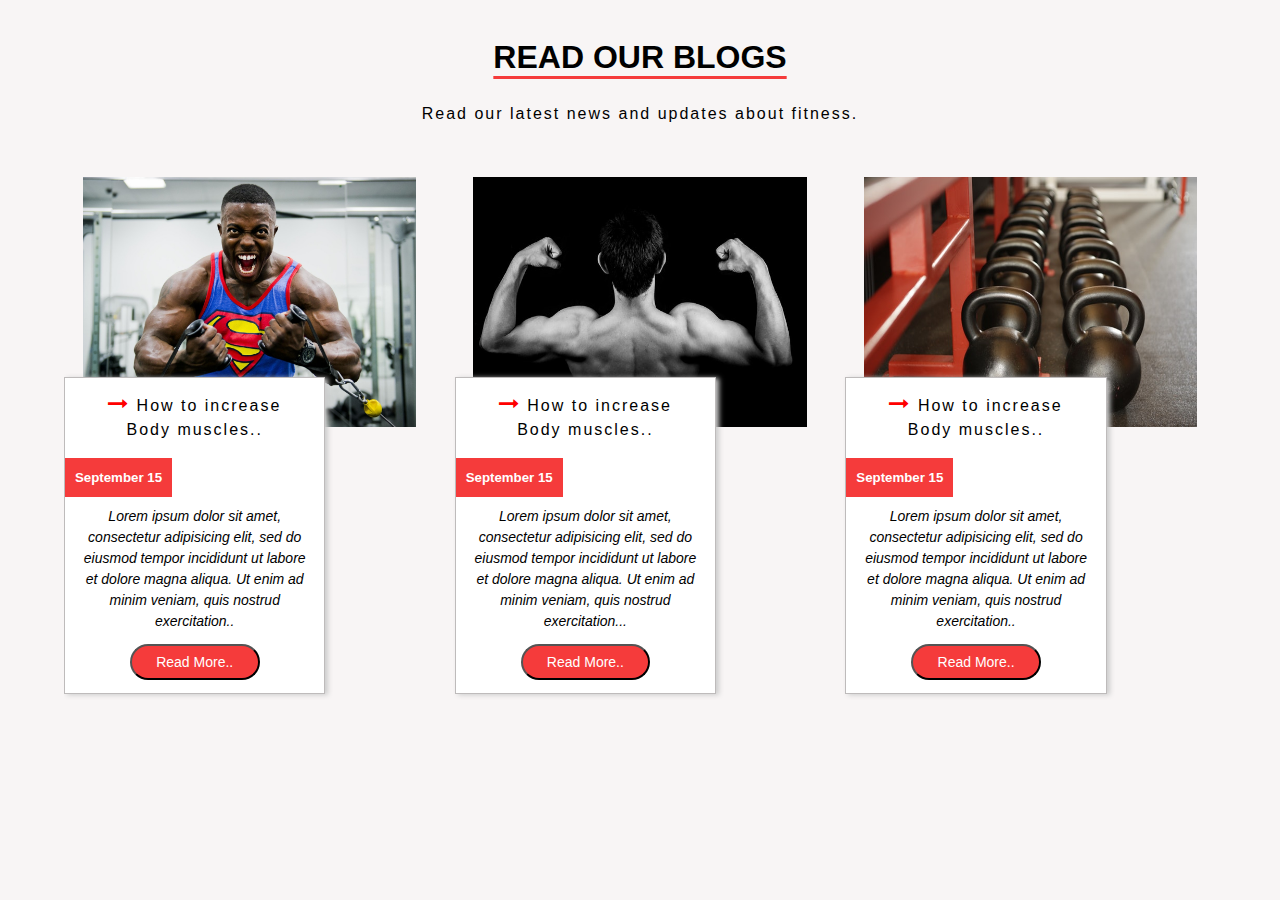
<file: code for contact us folder/My-youtube-channel-TWD-tutorials-code-master/My Youtube channel TWD tutorials code/CSS3 responsive blog section/index.html>
<!DOCTYPE html>
<html lang="en">
<head>
  <meta charset="UTF-8">
  <meta name="viewport" content="width=device-width, initial-scale=1.0">
  <meta http-equiv="X-UA-Compatible" content="ie=edge">
  <!-- styling css-->
  <link rel="stylesheet" href="style/style.css">
  <!-- Add icons library -->
 <link rel="stylesheet" href="https://cdnjs.cloudflare.com/ajax/libs/font-awesome/4.7.0/css/font-awesome.min.css">
  <title>Responsive Blog Section</title>
</head>
<body>

    <!-- blog section -->
    <section id="blog-sec">
        <div class="container">
          <h1 class="main-heading">READ OUR BLOGS</h1>
          <p class="para">Read our latest news and updates about fitness.</p>
        

        <div class="blog-pics">
          <div class="main-div">
            <img src="imgs/body1.jpeg" width="90%;" height="250px;">
             
           <div class="blog-head">
             <p><i class="fa fa-long-arrow-right" style="font-size:20px;color:red"></i> How to increase Body muscles..</p>
             <h5 class="blog-date">September 15</h5><br><br>
             <h6 class="blog-data">Lorem ipsum dolor sit amet, consectetur adipisicing elit, sed do eiusmod
             tempor incididunt ut labore et dolore magna aliqua. Ut enim ad minim veniam,
             quis nostrud exercitation..</h6>
             <button class="blog-btn">Read More..</button>
           </div>
            
          </div>
          <div class="main-div">
            <img src="imgs/body2.jpeg" width="90%;" height="250px;">
                 <div class="blog-head">
             <p><i class="fa fa-long-arrow-right" style="font-size:20px;color:red"></i>  How to increase Body muscles..</p>
             <h5 class="blog-date">September 15</h5><br><br>
              <h6 class="blog-data">Lorem ipsum dolor sit amet, consectetur adipisicing elit, sed do eiusmod
             tempor incididunt ut labore et dolore magna aliqua. Ut enim ad minim veniam,
             quis nostrud exercitation...</h6>
             <button class="blog-btn">Read More..</button>
           </div>
          </div>
          <div class="main-div">
            <img src="imgs/body3.jpeg" width="90%;" height="250px;">
            <div class="blog-head">
             <p><i class="fa fa-long-arrow-right" style="font-size:20px;color:red"></i>  How to increase Body muscles..</p>
             <h5 class="blog-date">September 15</h5><br><br>
              <h6 class="blog-data">Lorem ipsum dolor sit amet, consectetur adipisicing elit, sed do eiusmod
             tempor incididunt ut labore et dolore magna aliqua. Ut enim ad minim veniam,
             quis nostrud exercitation..</h6>
             <button class="blog-btn">Read More..</button>
           </div>
          </div>
        </div>
      </div>
      </section>
   <!-- end of blog section -->
  
</body>
</html>
</file>
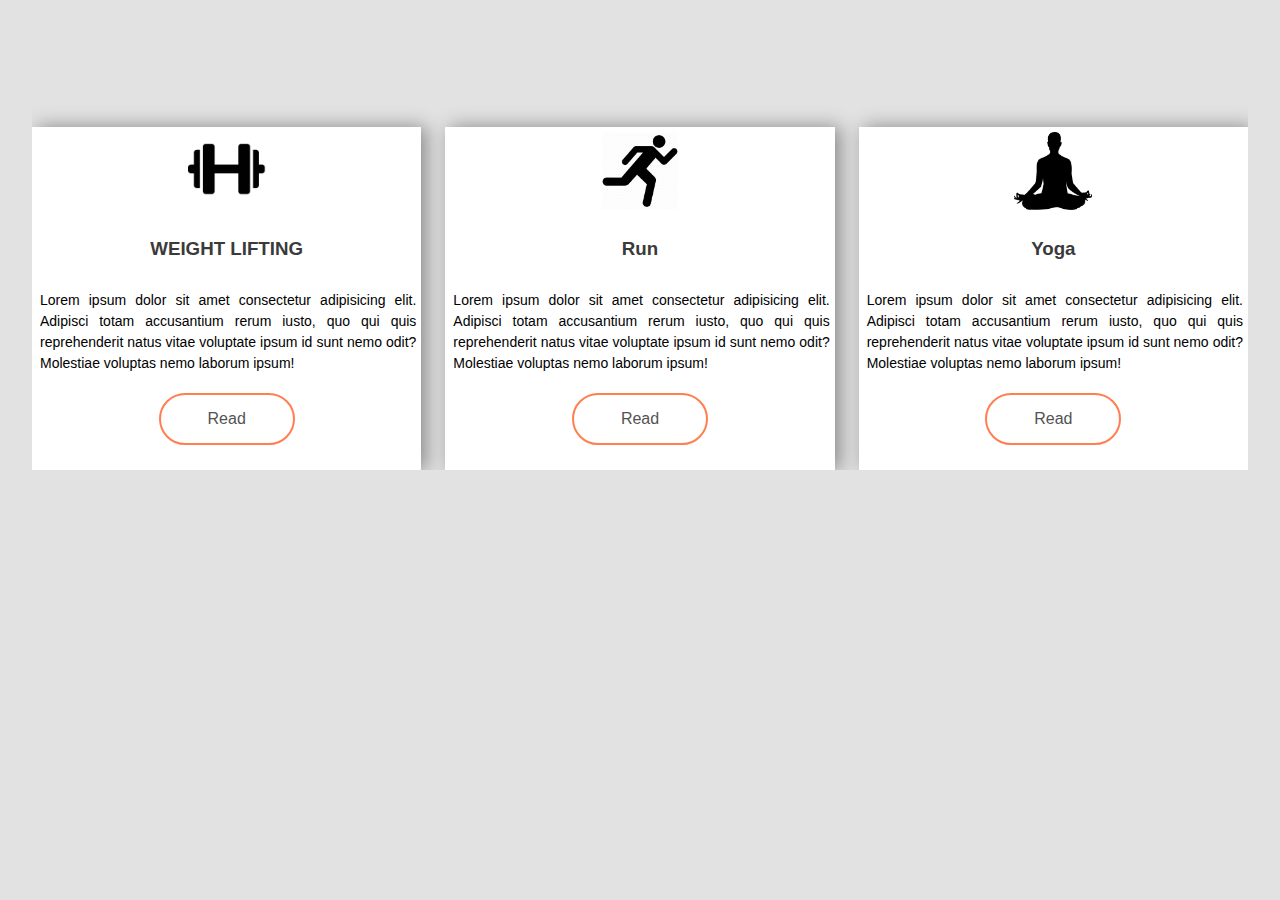
<file: code for contact us folder/My-youtube-channel-TWD-tutorials-code-master/My Youtube channel TWD tutorials code/CSS3 resposive grid functionality/index.html>
<!DOCTYPE html>
<html lang="en">
<head>
   <meta charset="UTF-8">
   <meta name="viewport" content="width=device-width, initial-scale=1.0">
   <meta http-equiv="X-UA-Compatible" content="ie=edge">
   <title>Responsive Grid Sections</title>
   <!-- linking css file -->
   <link rel="stylesheet" href="style/style.css">
</head>
<body>

   <section id="options">
      <div class="container grd">
         <!-- first box -->
         <div class="box">
            <img src="imgs/lift.png" class="bx" alt="">
            <h3>WEIGHT LIFTING</h3>
            <P>Lorem ipsum dolor sit amet consectetur adipisicing elit. Adipisci totam accusantium rerum iusto, quo qui quis reprehenderit natus vitae voluptate ipsum id sunt nemo odit? Molestiae voluptas nemo laborum ipsum!</P>
            <a href="#"><button>Read</button></a>
         </div>
         <!-- second box -->
         <div class="box">
               <img src="imgs/run.png" class="bx" alt="">
               <h3>Run</h3>
               <P>Lorem ipsum dolor sit amet consectetur adipisicing elit. Adipisci totam accusantium rerum iusto, quo qui quis reprehenderit natus vitae voluptate ipsum id sunt nemo odit? Molestiae voluptas nemo laborum ipsum!</P>
               <a href="#"><button>Read</button></a>
         </div>
         <!-- third box -->
         <div class="box">
               <img src="imgs/yoga.png" class="bx" alt="">
               <h3>Yoga</h3>
               <P>Lorem ipsum dolor sit amet consectetur adipisicing elit. Adipisci totam accusantium rerum iusto, quo qui quis reprehenderit natus vitae voluptate ipsum id sunt nemo odit? Molestiae voluptas nemo laborum ipsum!</P>
               <a href="#"><button>Read</button></a>
         </div>
      </div>
   </section>
   
</body>
</html>
</file>
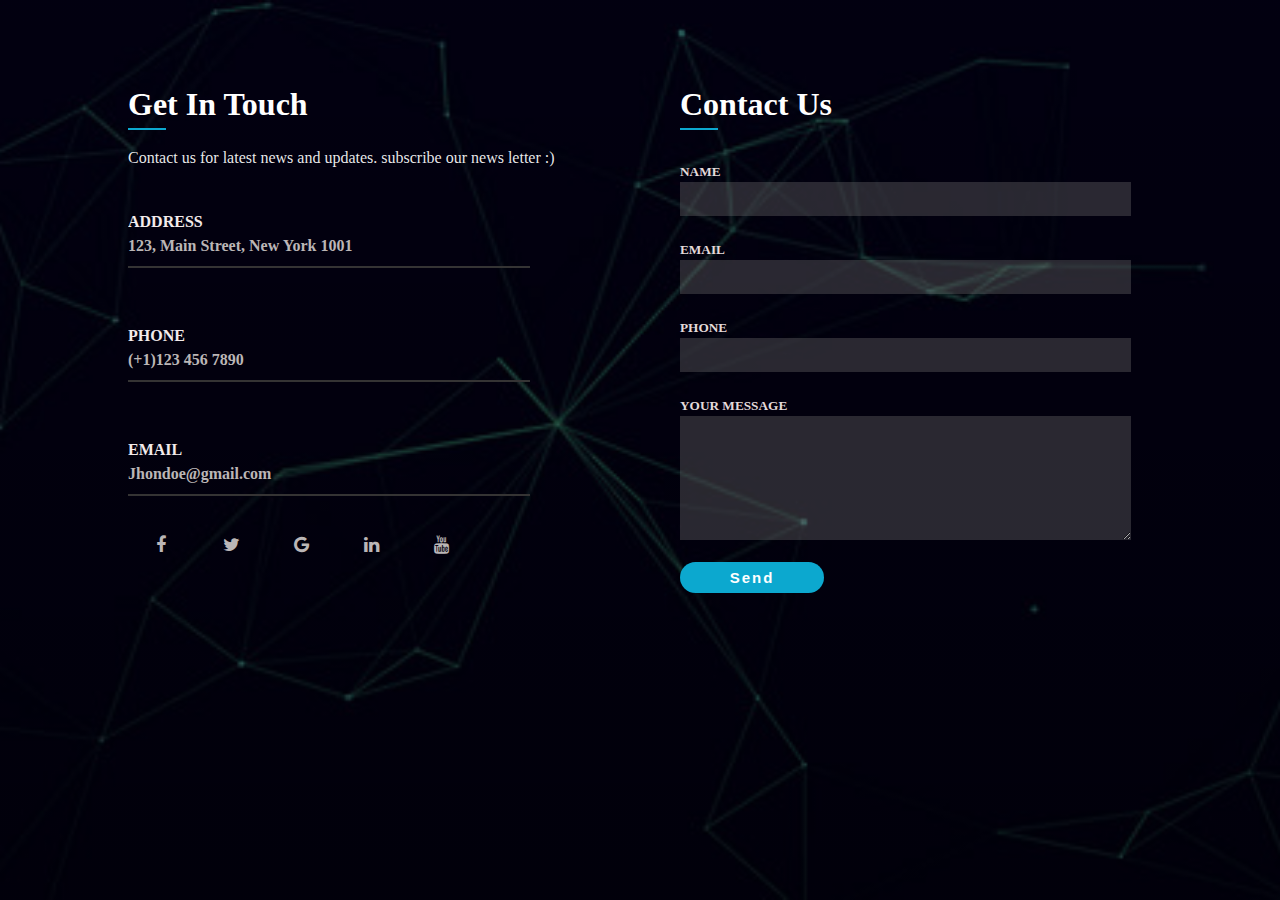
<file: code for contact us folder/My-youtube-channel-TWD-tutorials-code-master/My Youtube channel TWD tutorials code/fancy form/index.html>
<!DOCTYPE html>
<html lang="en">
<head>
  <meta charset="UTF-8">
  <meta name="viewport" content="width=device-width, initial-scale=1.0">
  <meta http-equiv="X-UA-Compatible" content="ie=edge">
  <!-- adding font awesome -->
  <link rel="stylesheet" href="https://cdnjs.cloudflare.com/ajax/libs/font-awesome/4.7.0/css/font-awesome.min.css">
  <!-- adding style css -->
  <link rel="stylesheet" href="style/style.css">
  <title>Fancy Form</title>
</head>
<body>
  
  <section id="fancy-form">
   <div class="container">
    <div class="form-sections">
      <!-- Form left -->
      <div class="Form-left">
        <h1>Get In Touch</h1>
        <div class="line"></div> <!--border-bottom line-->
        <p>Contact us for latest news and updates. subscribe our news letter :)</p><br>

        <!--first Heading -->
        <h4>ADDRESS</h4>
         <span>123, Main Street, New York 1001</span>
         <hr><br><br>

         <!--second Heading -->
        <h4>PHONE</h4>
         <span>(+1)123 456 7890</span>
         <hr><br><br>

       <!--third Heading -->
        <h4>EMAIL</h4>
         <span>Jhondoe@gmail.com</span>
         <hr> <br>

         <!-- social media icons -->
          <a href="#" class="fa fa-facebook"></a>
          <a href="#" class="fa fa-twitter"></a>
          <a href="#" class="fa fa-google"></a>
          <a href="#" class="fa fa-linkedin"></a>
          <a href="#" class="fa fa-youtube"></a>
      </div>

      <!-- form right -->
      <div class="Form-right">
        <h1>Contact Us</h1>
        <div class="line"></div>
        <!-- form -->
        <form action="">
          <h5>NAME</h5>
          <input type="text"><br><br>
          <h5>EMAIL</h5>
          <input type="email"><br><br>
          <h5>PHONE</h5>
          <input type="number"><br><br>
          <h5>YOUR MESSAGE</h5>
          <textarea name="" id="" cols="50" rows="7"></textarea><br>
          <button>Send</button>
        </form>
      </div>
    </div>
    </div>
  </section>

  

</body>
</html>
</file>
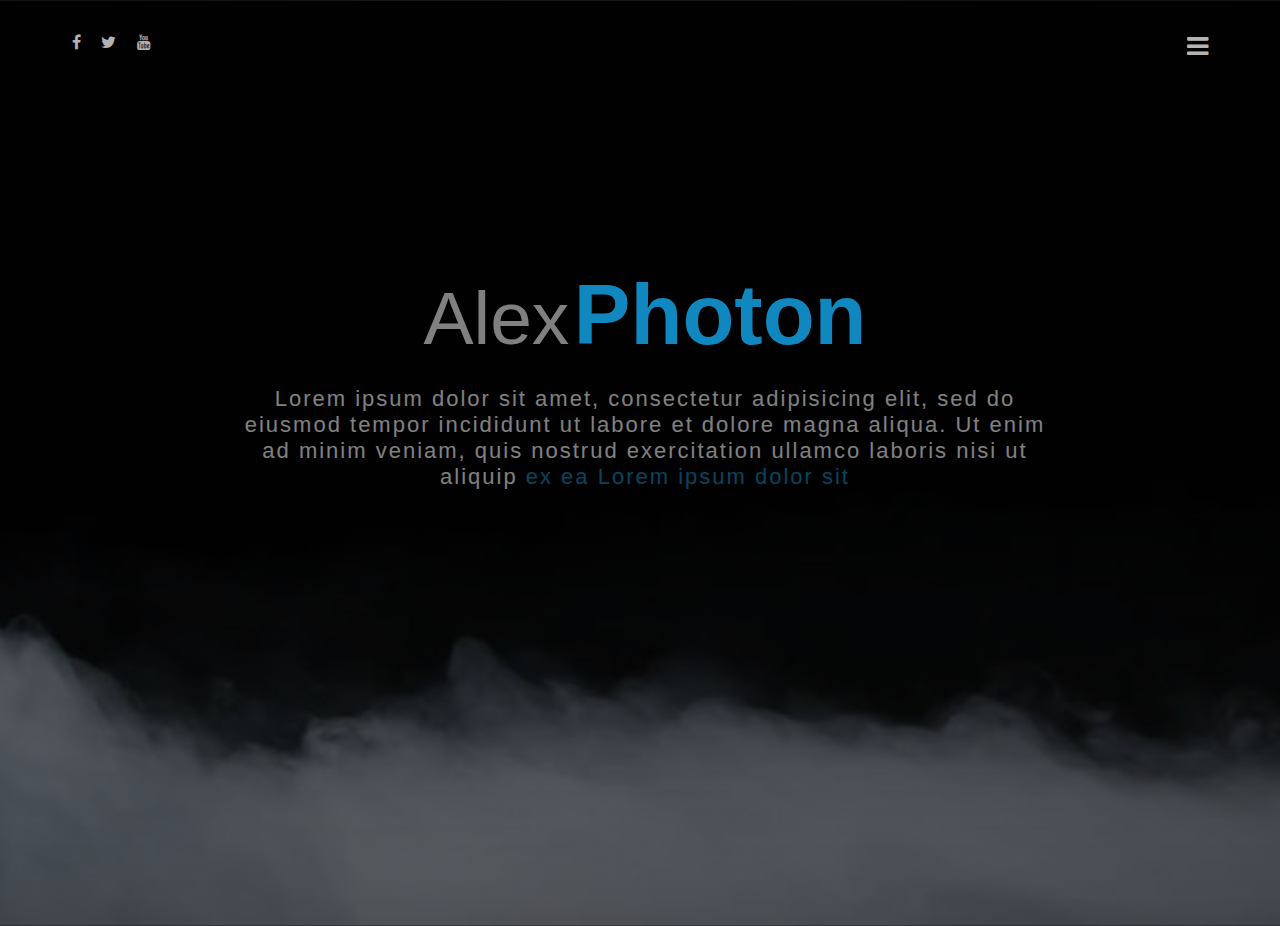
<file: code for contact us folder/My-youtube-channel-TWD-tutorials-code-master/My Youtube channel TWD tutorials code/HTML5 Responsive menubar/index.html>
<!DOCTYPE html>
<html lang="en">
<head>
  <meta charset="UTF-8">
  <meta name="viewport" content="width=device-width, initial-scale=1.0">
  <meta http-equiv="X-UA-Compatible" content="ie=edge">
  <link rel="stylesheet" href="style.css">
     <!-- Add font awesome CDN-->
     <link rel="stylesheet" href="https://cdnjs.cloudflare.com/ajax/libs/font-awesome/4.7.0/css/font-awesome.min.css">

  <title>Responsive Navigation Menu</title>
</head>
<body>

<!-- top section -->
<section id="top">
    <div class="container">
     <div class="socail-icons">
       <i class="fa fa-facebook"></i>
       <i class="fa fa-twitter"></i>
       <i class="fa fa-youtube"></i>
     </div>
    <input type="checkbox" id="check">
    <label for="check" class="show-btn">
      <i class="fa fa-bars"></i>
    </label>

    <!-- menu -->
    <ul class="menu-bar">
      <a href="#">Home</a>
      <a href="#">About</a>
      <a href="#">Services</a>
      <a href="#">Contact</a>
      <a href="#">Blog</a>
      <label for="check" class="hide-btn">
      <i class="fa fa-times"></i>
      </label>
    </ul>
  </div>
  </section>



     <section id="showcase">
      <center><span class="text-1">Alex</span> <span class="text-2">Photon</span></center>
      <p class="para">Lorem ipsum dolor sit amet, consectetur adipisicing elit, sed do eiusmod
      tempor incididunt ut labore et dolore magna aliqua. Ut enim ad minim veniam,
      quis nostrud exercitation ullamco laboris nisi ut aliquip <span style="color: rgb(16, 135, 190);"> ex ea Lorem ipsum dolor sit</span></p>
   </section>
  
</body>
</html>
</file>
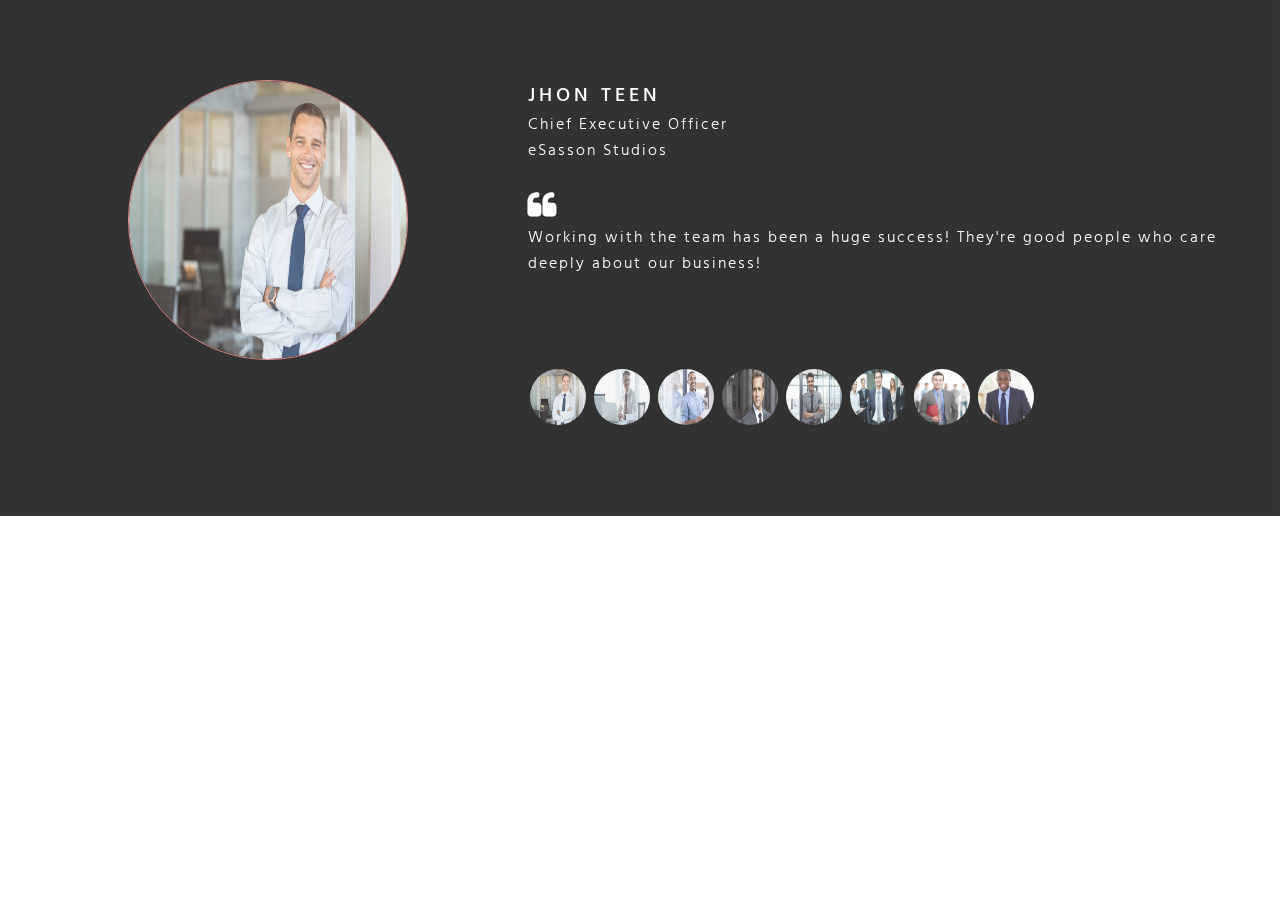
<file: code for contact us folder/My-youtube-channel-TWD-tutorials-code-master/My Youtube channel TWD tutorials code/Jquery testimonial section/index.html>
<!DOCTYPE html>
<html lang="en">
<head>
  <meta charset="UTF-8">
  <meta name="viewport" content="width=device-width, initial-scale=1.0">
  <meta http-equiv="X-UA-Compatible" content="ie=edge">
  <!-- linking css file -->
  <link rel="stylesheet" href="style/style.css">
  <!-- hind fonts -->
  <link href="https://fonts.googleapis.com/css?family=Hind&display=swap" rel="stylesheet">
   <!-- Add font awesome CDN-->
   <link rel="stylesheet" href="https://cdnjs.cloudflare.com/ajax/libs/font-awesome/4.7.0/css/font-awesome.min.css">
  <!-- jquery -->
  <script src="https://cdnjs.cloudflare.com/ajax/libs/jquery/3.4.1/jquery.min.js"></script>
  <title>Testimonial Section</title>
</head>
<body>

  <section id="client-reviews">
    <div class="container">
      <div class="testimonials">
        <!-- first grid -->
        <div class="images">
          <img id="change-image" src="imgs/1.jpg"alt="test-1">
        </div>
       
         <!-- second grid -->
         <div class="reviews">

           <!-- first review -->
        <div class="testimonial active" id="test-1">
            <h1>Jhon Teen</h1>
            <p>Chief Executive Officer</p>
            <p>eSasson Studios</p> <br>
            <i class="fa fa-quote-left" aria-hidden="true"></i> 
        <p class="description">Working with the team has been a huge success! They're good people who care deeply about our business!</p></div>

         <!-- 2th review -->
        <div class="testimonial" id="test-2">
            <h1>Trim Cure</h1>
            <p>Technical Emp</p>
            <p>Intel</p><br>
            <i class="fa fa-quote-left" aria-hidden="true"></i> 
          <p class="description">Working with people has been a great experience for us! company has enabled us to move quickly and expand our portfolio..</p>
        </div>

        <!-- 3th review -->
        <div class="testimonial" id="test-3">
            <h1>Harry Peter</h1>
            <p>Founder</p>
            <p>MTBC Soft</p><br>
            <i class="fa fa-quote-left" aria-hidden="true"></i> 
          <p class="description">Our business relies on fast and reliable talent and support. Company gives us that and much more.</p>
        </div>

        <!-- 4th review -->
        <div class="testimonial" id="test-4">
            <h1>Henry Ford</h1>
            <p>Tech Lead</p>
            <p>Unicorn Black</p><br>
            <i class="fa fa-quote-left" aria-hidden="true"></i> 
          <p class="description">Working with company is like having a whole team of highly skilled colleagues. A winning team, definitely.</p>
        </div>

        <!-- 5th review -->
        <div class="testimonial" id="test-5">
            <h1>Jhony Mich</h1>
            <p>Chief Executive Officer</p>
            <p>MicroX Studios</p><br>
            <i class="fa fa-quote-left" aria-hidden="true"></i> 
          <p class="description">We've consistently received the best support, account management, and expert insight you would hope to have from a great web partner.</p>
        </div>

        <!-- 6th review -->
        <div class="testimonial" id="test-6">
            <h1>Michael Jacky</h1>
            <p>Producer</p>
            <p>Gold leaf</p><br>
            <i class="fa fa-quote-left" aria-hidden="true"></i> 
          <p class="description"> Company has been very open to us and all of our crazy ideas. They made it very easy for someone that has no idea how to code.</p>
        </div>

        <!-- 7th review -->
        <div class="testimonial" id="test-7">
            <h1>Ricky Auston</h1>
            <p>Director</p>
            <p>Blue Technology</p><br>
            <i class="fa fa-quote-left" aria-hidden="true"></i> 
          <p class="description">Having worked with the company team previously, we were confident that Nate and the team would be able to ensure they used best-practices.</p>
        </div>

        <!-- 8th review -->
        <div class="testimonial" id="test-8">
            <h1>Peter Bridge</h1>
            <p>Account Officer</p>
            <p>Brown Studios</p><br>
            <i class="fa fa-quote-left" aria-hidden="true"></i> 
          <p class="description">This company team goes beyond our expectations by suggesting or implementing things in ways we didn’t realize were even possible.</p>
        </div>
        

        <!-- team members -->
        <div class="team-members">
        <img src="imgs/1.jpg"  alt="test-1" class="test-1" id="active">
        <img src="imgs/2.jpg"  alt="test-2" class="test-2">
        <img src="imgs/3.jpg"  alt="test-3" class="test-3">
        <img src="imgs/4.jpg"  alt="test-4" class="test-4">
        <img src="imgs/5.jpg"  alt="test-5" class="test-5">
        <img src="imgs/6.jpg"  alt="test-6" class="test-6">
        <img src="imgs/7.jpg"  alt="test-7" class="test-7">
        <img src="imgs/8.jpg"  alt="test-8" class="test-8">
        </div>
        </div>
      </div>
    </div>
  </section>

  <script src="script.js"></script>
</body>
</html>
</file>
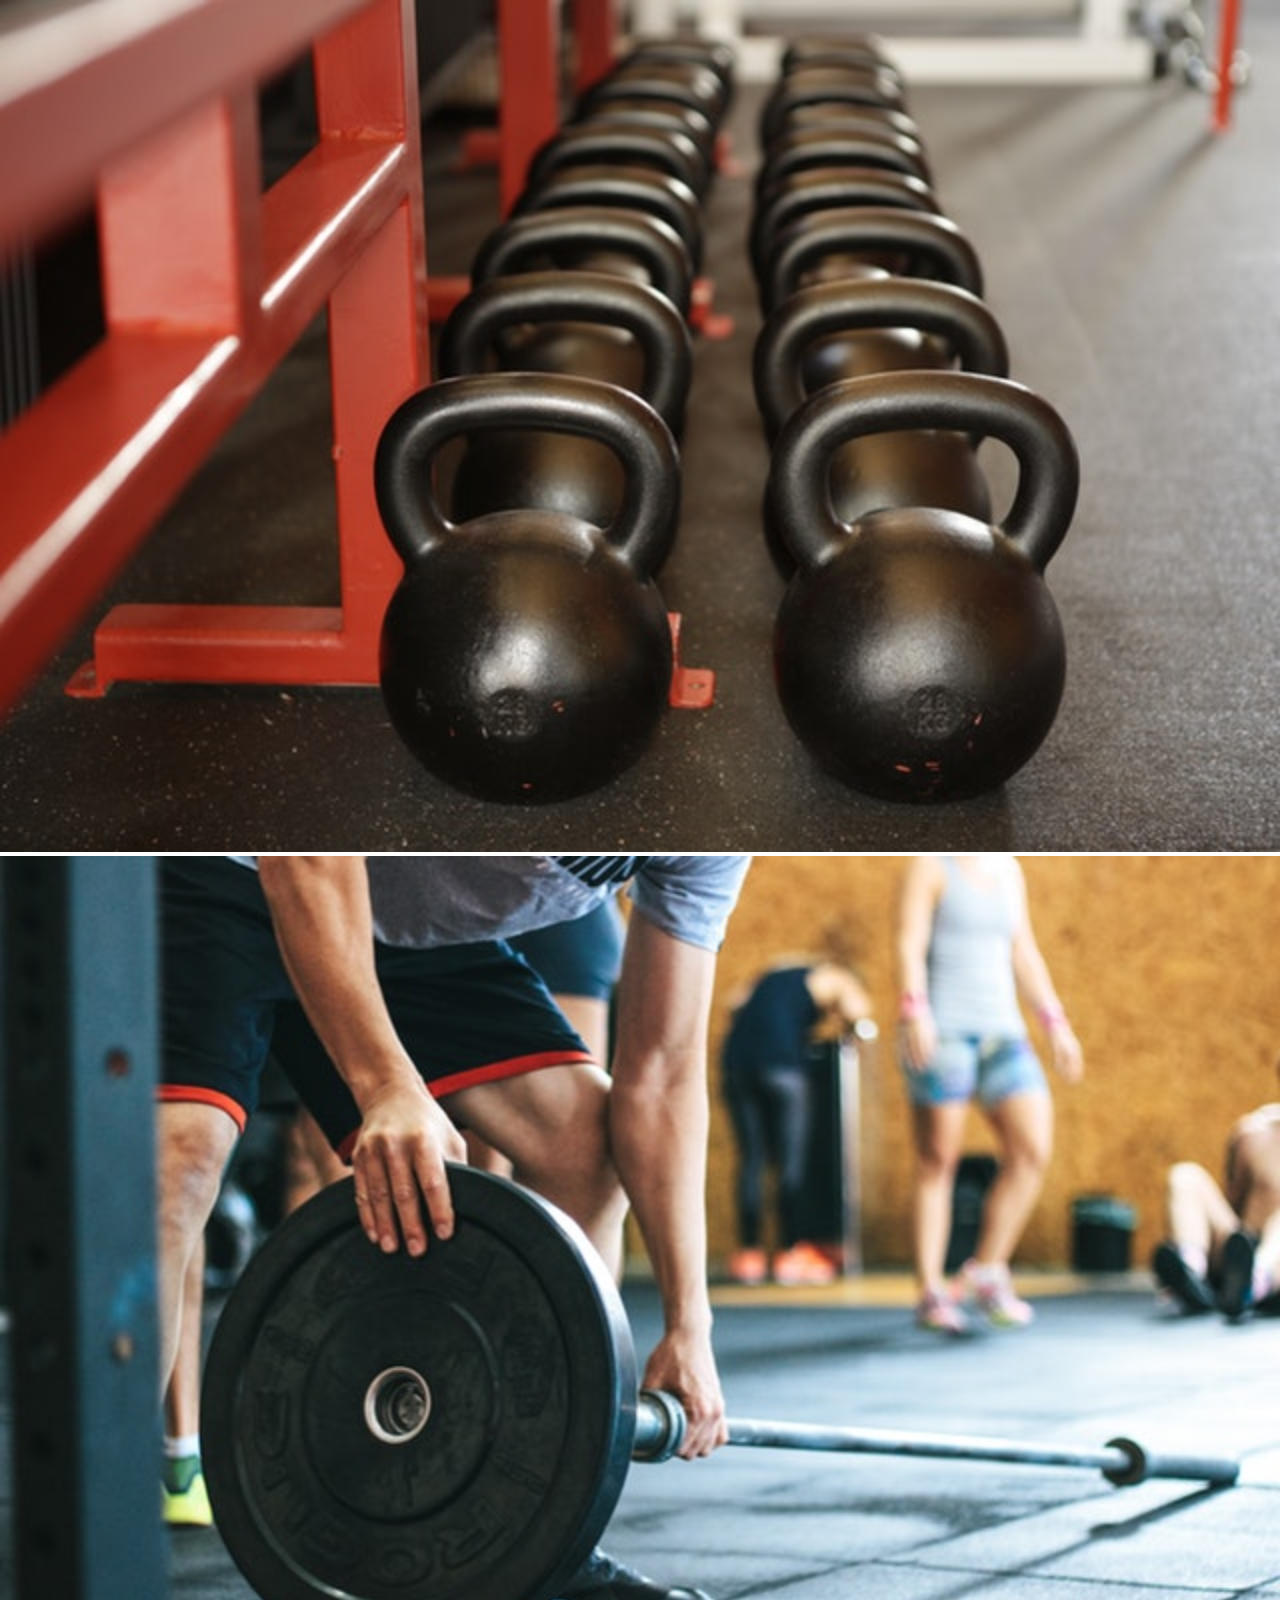
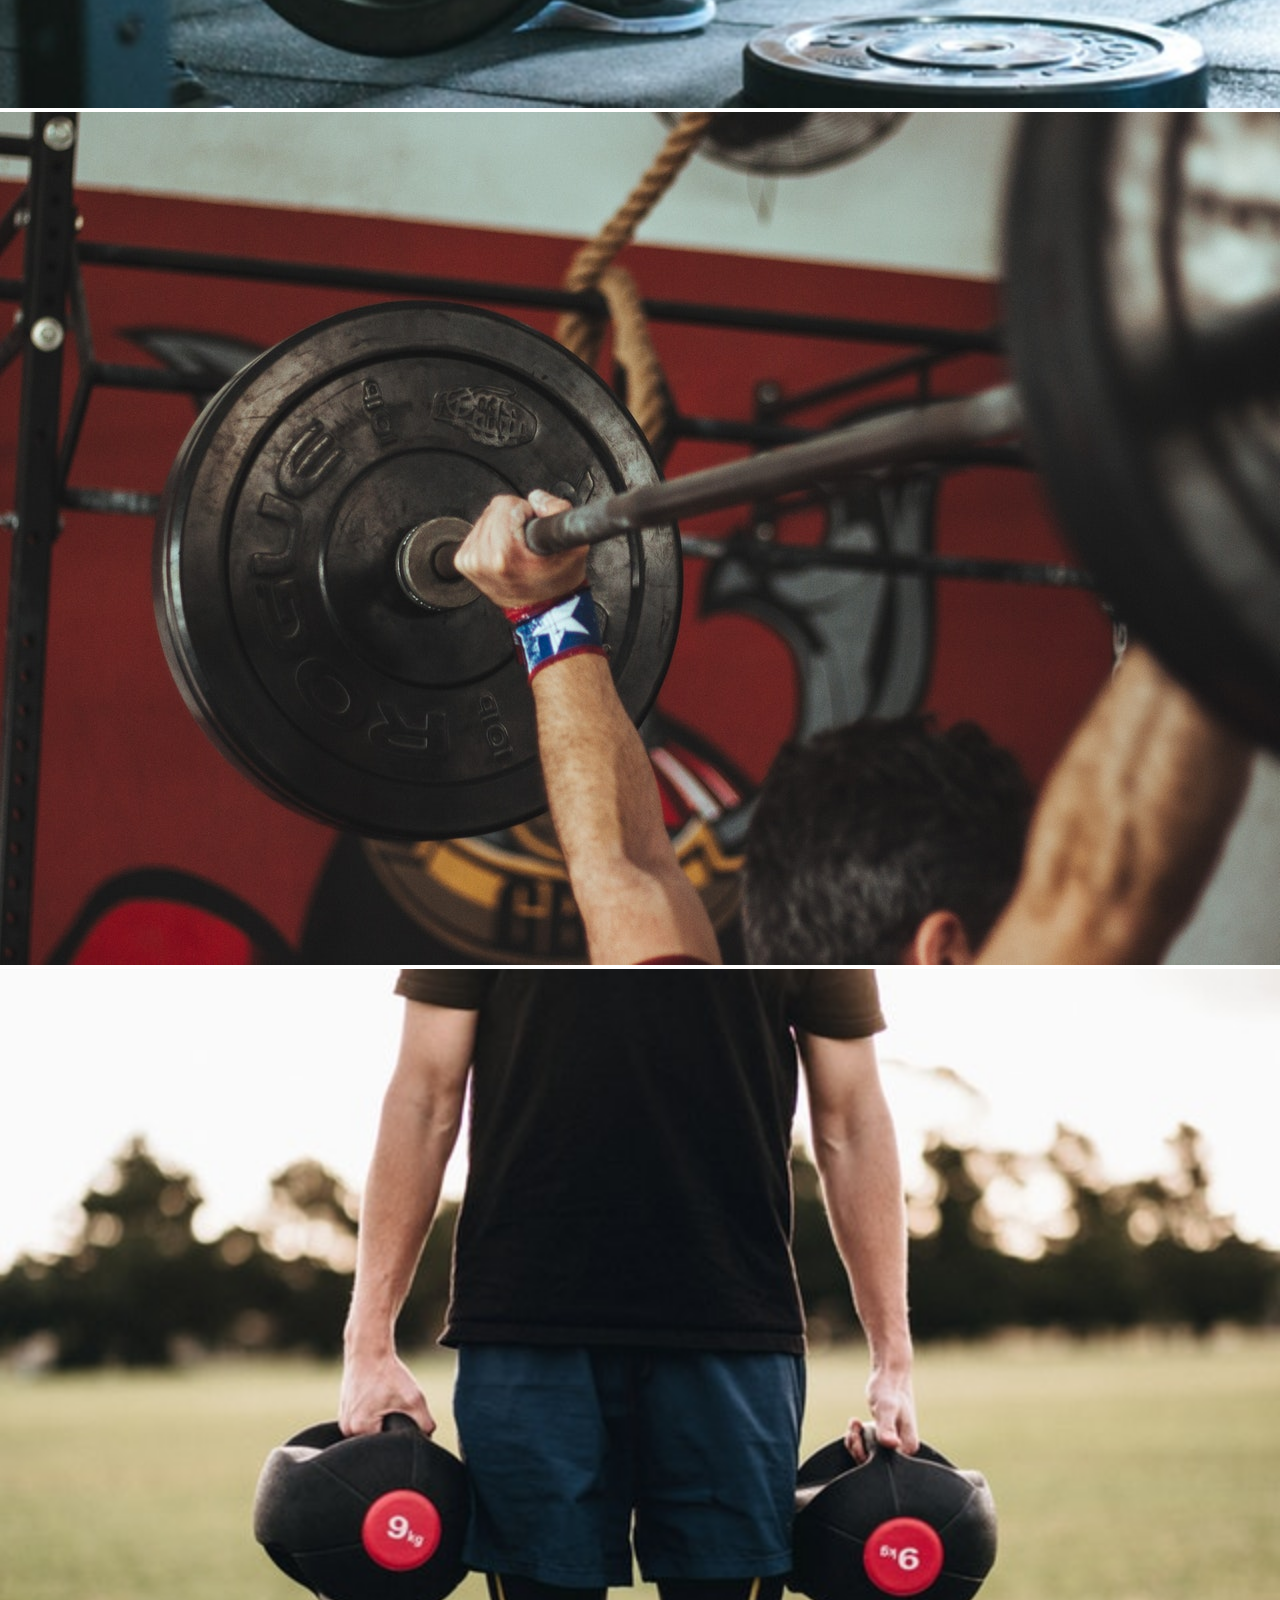
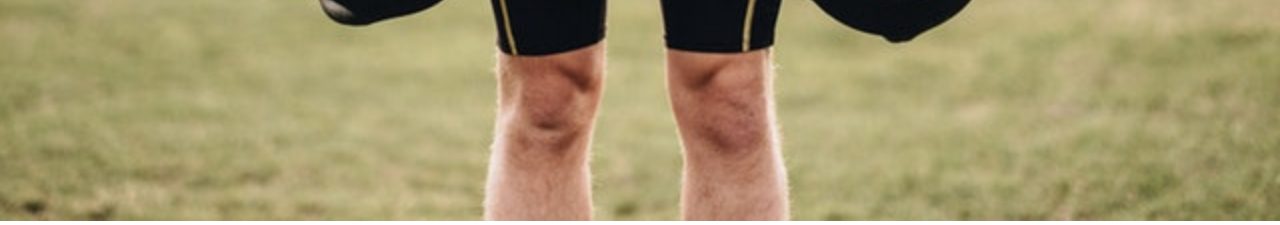
<file: code for contact us folder/My-youtube-channel-TWD-tutorials-code-master/My Youtube channel TWD tutorials code/onscroll popup/index.html>
<!DOCTYPE html>
<html lang="en">
<head>
  <meta charset="UTF-8">
  <meta name="viewport" content="width=device-width, initial-scale=1.0">
  <meta http-equiv="X-UA-Compatible" content="ie=edge">
  <!-- css link -->
  <link rel="stylesheet" href="style/style.css">
  <!-- font awesome icons -->
  <link rel="stylesheet" href="https://cdnjs.cloudflare.com/ajax/libs/font-awesome/4.7.0/css/font-awesome.min.css">
    <!-- jquery -->
   <script src="https://cdnjs.cloudflare.com/ajax/libs/jquery/3.4.1/jquery.min.js"></script>
  <!-- Title -->
  <title>Socail Media Icons</title>
</head>
<body>

  <section id="top-header" class="sticky">
    <div class="socail-icons">
      <a href="#" class="fa fa-facebook"> share</a>
      <a href="#" class="fa fa-twitter"> tweet</a>
      <a href="#" class="fa fa-youtube"> watch</a>
      <a href="#" class="fa fa-pinterest"> pin-it</a>
    </div>
  </section>

  <img src="imgs/1.jpeg" alt="">
  <img src="imgs/2.jpeg" alt="">
  <img src="imgs/3.jpeg" alt="">
  <img src="imgs/4.jpeg" alt="">
  
</body>
<!-- jquery -->
<script src="script.js">
</script>
</html>
</file>
<file: code for contact us folder/My-youtube-channel-TWD-tutorials-code-master/My Youtube channel TWD tutorials code/CSS3 responsive blog section/style/style.css>
body{
    padding: 0px;
    margin: 0px;  
    background-color: rgb(248, 245, 245);
    font-family: sans-serif;
    line-height: 1.5; 
   }  

   #blog-sec .container{
     width: 90%;
     margin: auto;
     overflow: hidden;
   }
  .main-heading{
    text-align: center;
    text-decoration: underline;
    text-decoration-color:rgba(245, 59, 59, 1.6);
    text-underline-position: under;
    padding-top: 1%;
  }

  .container .para{
    text-align: center;
     width: 70%; 
     margin-left: auto;
      margin-right: auto; 
      padding-bottom: 3%;
    letter-spacing: 2px;
  }

.blog-pics{
  display: grid;
  grid-template-columns: auto auto auto;
  grid-gap: 20px;
  text-align: center;
 }
 .blog-head>p{
  text-align: center;
  width: 80%;
  margin-left: auto;
  margin-right: auto;
  /* font-weight: bold; */
  font-size: 16px;
  letter-spacing: 2px;
 }
 .blog-head{
  background-color: #fff;
  position: relative;
  bottom: 10%;
  width: 70%;
  float: left;
  box-shadow: 3px 1px 5px #ccc;
  border: 1px solid rgb(190, 187, 187);

 }
 .blog-date{
  padding: 0px;
  margin: 0px;
  float: left;
  background-color: rgba(245, 59, 59, 1.6);
  color: #fff;
  padding: 10px;
 }
 .blog-data{
  font-weight: unset;
  font-style: italic;
  font-size: 14px;
  text-align: center;
  width: 90%;
  margin: auto;
 }
 .blog-btn{
  width: 50%;
  margin-top: 5%;
  margin-bottom: 5%;
  /* background-color: red; */
  background-color: rgba(245, 59, 59, 1.6);
 font-size: 14px;
  border-radius: 50px;
  color: white;
  padding: 3%;
  cursor: pointer;
 }
 .blog-btn:hover{
 background-color:  rgb(235, 50, 50);
 font-size: 14px;
 transition: .8s;
 }

   /* media queries */
   @media (max-width: 768px){

    #blog-sec .blog-pics{
      display: block;
      width: 90%;
      text-align: center;
      position: absolute;
    }
   
    #blog-sec .blog-head{
      display: block;
      width: 100%;
      text-align: center;
      margin: 4%;
      /* position: relative; */
      bottom: 55px;
      width: 70%;
    }

   }
</file>
<file: code for contact us folder/My-youtube-channel-TWD-tutorials-code-master/My Youtube channel TWD tutorials code/CSS3 resposive grid functionality/style/style.css>
body{
  padding: 0px;
  margin: 0px;
  background-color: rgb(226,226,226);
  font-family: sans-serif;
  line-height: 1.5;
}

.container{
  width: 95%;
  margin: auto;
  overflow: hidden;
}

.box img{
  width: 20%;
}

#options{
  margin-top: 6%;
  margin-bottom:8%;
}

.container.grd{
  display: grid;
  grid-template-columns: auto auto auto;
  grid-gap: 1.5rem;
  padding-top: 50px;
}

.box{
  padding-top: 5px;
  background-color: #fff;
  text-align: center;
  box-shadow: 5px 0px 18px #888888;
}

h3{
  color: rgb(59,58,58);
  cursor: pointer;
}
h3:hover{
  font-weight: bold;
  color: red;
}

p{
  text-align: center;
  text-align: justify;
  padding: 8px 5px 5px 8px;
  font-size: 14px;
}

button{
  background-color: #fff;
  cursor: pointer;
  color: rgb(83, 83, 83);
  border-radius: 30px;
  padding: 15px;
  border: 2px solid coral;
  width: 35%;
  margin-bottom: 25px;
  font-size: 16px;
}
button:hover{
  background-color: red;
  color: #fff;
  transition: 0.9s;
}

/* media queries */
 @media(max-width: 1080px){

  #options .container.grd{
    display: block;
    width: 70%;
    text-align: center;
  }
  #options .box{
    margin: 20px;
  }
  button{
    padding: 25px;
    width: 25%;
  }
 }

 /* another media queries */
 @media(max-width: 768px){

  #options .container.grd{
    display: block;
    width: 90%;
    text-align: center;
  }
  #options .box{
    margin: 20px;
  }
  button{
    padding: 15px;
    width: 40%;
  }

 }
</file>
<file: code for contact us folder/My-youtube-channel-TWD-tutorials-code-master/My Youtube channel TWD tutorials code/fancy form/style/style.css>
body{
 padding: 0;
 margin: 0;
 line-height: 1.5;
 box-sizing: border-box;
 color:rgba(248, 248, 248, 0.938);
 
}

/* background image  */
#fancy-form{
 background: linear-gradient(rgba(0,0,0,0.4),rgba(0,0,0,0.6)),url(../imgs/particles.jpg);
 background-size: cover;
 background-position: center;
 height: 100vh;
}

/* container utility */
#fancy-form .container{
  width: 80%;
  margin: auto;
  overflow: hidden;
}

/* main div */
.form-sections{
  margin-top: 5rem;
  display: grid;
  grid-gap: 5rem;
  grid-template-columns: repeat(2, 1fr);
}

/* Form-left styling */
.Form-left h1{
  color: #fff;
  padding: 0;
  margin: 0;
}

.Form-left h4{
  padding: 0;
  margin: 0;
  color: rgb(243, 235, 235);
}
.line{
  border-bottom: 2px solid rgb(12, 168, 207);
  width: 8%;
  margin-left: 0;
}
.Form-left span{
  color: rgb(187, 182, 182);
  font-weight: bold;
}

.Form-left hr{
  width: 25rem;
  margin-left: 0;
  border: 1px solid rgb(53, 52, 52);
}

/* socail media icons */
.fa {
  padding: 8px;
  font-size: 18px;
  width: 50px;
  text-align: center;
  text-decoration: none;
  /* margin: 5px 2px; */
  color: rgb(187, 182, 182);
}
.fa:hover{
  color: rgb(16, 135, 190);;
}



/* Form Right Styling */
.Form-right h1{
  color: #fff;
  padding: 0;
  margin: 0;
}

form{
  padding-top: 2rem;
}

form h5{
  padding: 0;
  margin: 0;
  color: rgb(228, 218, 218);
}
form input{
  padding:0.6rem;
  width: 27rem;
  border: none;
  background-color:rgba(136, 133, 133, 0.3);
  color:white;
  border: none;
  outline:none;
}

form textarea{
  padding:0.6rem;
  width: 27rem;
  border: none;
  background-color:rgba(136, 133, 133, 0.3);
  color:white;
  border: none;
  outline:none;
 }

 form button{
    width: 9rem;
    background: rgb(12, 168, 207);
    padding: 5px;
    outline: none;
    border-color: transparent;
    color: #fff;
    font-size: 15px;
    font-weight: bold;
    letter-spacing: 2px;
    text-align: center;
    margin-top: 0.9rem;
    border-radius: 50px;
    cursor: pointer;
 }


 /* media queries */
   @media (max-width: 968px){

     #fancy-form .form-sections{
       display: block;
       width: 100%;
       text-align: left;
          }

      /* background image  */
      #fancy-form{
        background: linear-gradient(rgba(0,0,0,0.4),rgba(0,0,0,0.9)),url(../imgs/particles.jpg);
        background-size: cover;
        background-position: center;
        height: auto;
        width: 100%;
         }

      .form-sections .Form-right{
        margin-top: 2rem;
        margin-bottom: 2rem;
         }

    /* socail media icons */
        .fa{
         padding: 8px;
         font-size: 18px;
         width: 30px;
         text-align: center;
         text-decoration: none;
         color: rgb(187, 182, 182);
             }
          }
</file>
<file: code for contact us folder/My-youtube-channel-TWD-tutorials-code-master/My Youtube channel TWD tutorials code/HTML5 Responsive menubar/style.css>
body
{
  padding: 0;
  margin: 0;
  box-sizing: border-box;
  background: linear-gradient(rgba(0,0,0,0.4),rgba(0,0,0,0.6)),url(background.jpg);
   background-size: cover;
   background-position: center;
   height: 100vh;
  font-family: sans-serif;
  color: #fff;
  }

      


#top
{
  margin-top: 2%;
  margin-bottom: 5%;
}

  .socail-icons
  {
    float: left;
   }

     .fa {
    padding: 8px;
    font-size: 25px;
    text-decoration: none;
    transition: 0.7s;
    opacity: 0.7;
  }
  .fa:hover{
    color: rgb(16, 135, 190);
    cursor: pointer;
  }


.container{
 width: 90%;
 margin: auto;
 overflow: hidden;
}

.menu-bar{
  float: right;
  line-height: 100px;
  padding-right: 5%;
  z-index: 1;

}

.menu-bar a{
  color: #fff;
  text-transform: uppercase;
  text-decoration: none;
  padding: 0 15px;
  transition: 0.4s;
}

.show-btn,.hide-btn{
  transition: 0.4s;
  font-size: 25px;
  cursor: pointer;
}

.show-btn{
  float: right;
}



.menu-bar a:hover, 
.show-btn:hover,
.hide-btn:hover
{
  color: #3498db;
}

#check{
  position:absolute;
  visibility: hidden;
  z-index: -1111;
  color: red;
}


/*showcase*/

#showcase{
  top: 29%; 
   position: absolute;
  left: 50px;
  width: calc(100% - 100px);
  padding: 5px;
  text-align: center;
  transition: 0.7s;
  padding-bottom: 15%;
  }

  .text-1{
    font-size: 75px;
    opacity: 0.5;
  }
  .text-2{
    font-size: 85px;
    font-weight: bold;
    color: rgb(16, 135, 190);
  }

  .para{
    position: absolute;
    left: 15%;
    right: 15%;
    font-size: 22px;
    letter-spacing: 2px;
    opacity: 0.5;
  }





/*new */
  .menu-bar{
    position: fixed;
    width:100%;
    height: 100vh;
    background: black;
    top: 0;
    right: -100%;
    text-align: center;
    padding: 80px 0;
    line-height: normal;
    transition: 0.7s;

  }
 
  .menu-bar a{
    display: inline-block;
    padding: 20px ;
    opacity: 0.7;
    font-size: 22px;
  }

  .hide-btn{
    position: absolute;
    top: 5px;
    right: 40px;
  }

  #check:checked ~ .menu-bar{
    right: 0;
  }


  /*media queries*/
@media screen and (max-width:800px){


  .show-btn,.hide-btn{
    display: block;
  }
  .menu-bar{
    position: fixed;
    width:100%;
    height: 100vh;
    background: black;
    top: 0;
    right: -100%;
    text-align: center;
    padding: 80px 0;
    line-height: normal;
    transition: 0.7s;
  }
 
  .menu-bar a{
    display: block;
    padding: 20px ;
  }

  .hide-btn{
    position: absolute;
    top: 5px;
    right: 40px;
  }

  #check:checked ~ .menu-bar{
    right: 0;
  }
}
</file>
<file: code for contact us folder/My-youtube-channel-TWD-tutorials-code-master/My Youtube channel TWD tutorials code/Jquery testimonial section/style/style.css>
*{
    padding: 0;
    margin: 0;
    font-family: 'hind', sans-serif;
    box-sizing: border-box;
  }

  #client-reviews{
    /*background: #f1f1f1f1;*/
    padding: 80px 0;
    text-align: left;
    background: black;
    opacity: 0.8; 
  }

  .container{
    /* max-width: 1200px; */
    width: 80%;
    margin: auto;
    /* padding: 0 20px; */
  } 
  
  .testimonials{
    display: grid;
    grid-template-columns: 400px 700px;
  }

  .images img{
      width: 280px;
      height: 280px;
      border-radius: 50%;
      border: 1px solid rgb(223, 105, 105);
      transition: .3s ease-in;
    }

    .testimonial .fa{
      font-size:30px;
      font-weight: bold;
      padding-right: 9px ;
      color: #fff;
    }

  
    .team-members img{
      padding: 2px ;
      width: 60px;
      height: 60px;
      border-radius: 50%;
      filter: grayscale(20%);
      transition: .3s;
      cursor: pointer;
    }

    img:hover{
      filter: grayscale(0);
      border:2px solid rgb(212, 88, 88);
    }

    .team-members{
      padding-top: 90px;
    }


    /* new edition */
    .testimonial {
      display: none;
     }
     
     .testimonial.active{
       display: block;
     }

     .testimonial h1{
      font-weight: 500;
      letter-spacing: 4px;
      text-transform: uppercase;
      font-size: 20px;
      color: #fff;
     }

     .testimonial p{
      font-weight: 200;
      letter-spacing: 2px;
      font-size: 16px;
      color: #fff;
     }

     .description{
      letter-spacing: 2px;
      color: #fff;
      /* font-size: 1px; */
    }
</file>
<file: code for contact us folder/My-youtube-channel-TWD-tutorials-code-master/My Youtube channel TWD tutorials code/onscroll popup/style/style.css>
body{
  padding: 0;
  margin: 0;
  box-sizing: border-box;
}

img{
  width: 100%;
}

#top-header{
 background-color: rgba(0, 0, 0, 0.8);
 position: fixed;
 width: 100%;
}

.socail-icons{
text-align: center;
padding: 10px;
}

.fa{
  /* font-size: 30px; */
  width: 70px;
  text-decoration: none;
  margin: 1px;
}

.fa-facebook {
  background: #3B5998;
  color: white;
  padding: 3px;
  border-radius: 50px;
}

.fa-twitter {
  background: #55ACEE;
  color: white;
  padding: 3px;
  border-radius: 50px;
}

.fa-youtube {
  background: #bb0000;
  color: white;
  padding: 3px;
  border-radius: 50px;
}

.fa-pinterest {
  background: #cb2027;
  color: white;
  padding: 3px;
  border-radius: 50px;
}
</file>
